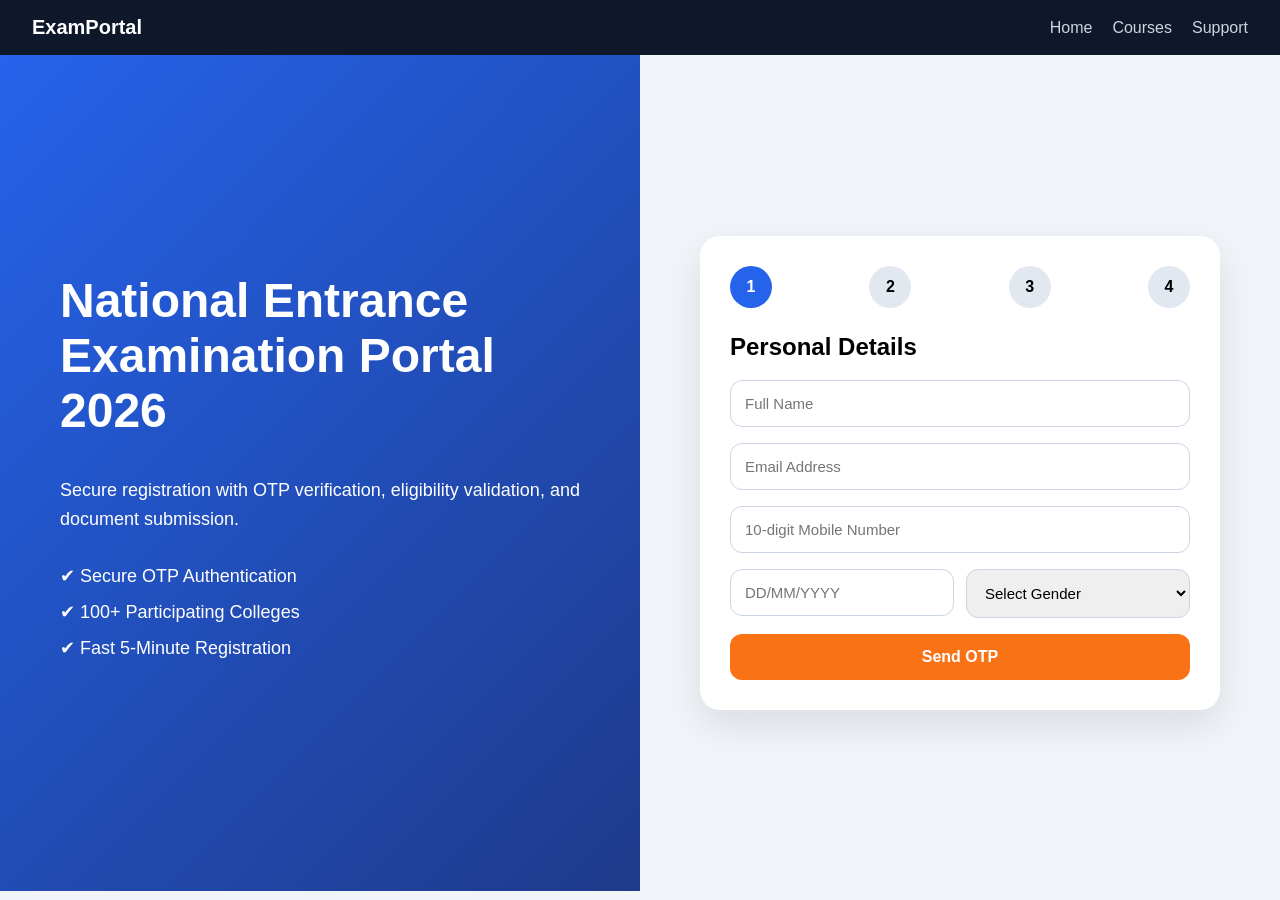
<file: exam-registration.html>
<!DOCTYPE html>
<html lang="en">
<head>
<meta charset="UTF-8" />
<meta name="viewport" content="width=device-width, initial-scale=1.0" />
<title>National Entrance Examination Portal 2026</title>
<style>
*{box-sizing:border-box}body{margin:0;font-family:Segoe UI,Arial,sans-serif;background:#f1f5f9}header{background:#0f172a;color:#fff;padding:16px 32px;display:flex;justify-content:space-between;align-items:center}.brand{font-size:20px;font-weight:700}nav a{color:#cbd5e1;text-decoration:none;margin-left:20px}.container{display:grid;grid-template-columns:1fr 1fr;min-height:calc(100vh - 64px)}.left{background:linear-gradient(135deg,#2563eb,#1e3a8a);color:#fff;padding:60px;display:flex;flex-direction:column;justify-content:center}.left h1{font-size:48px;margin:0 0 20px}.left p{font-size:18px;line-height:1.6}.features div{margin:14px 0;font-size:18px}.right{display:flex;align-items:center;justify-content:center;padding:20px}.card{background:#fff;width:100%;max-width:520px;padding:30px;border-radius:20px;box-shadow:0 15px 40px rgba(0,0,0,.1)}.steps{display:flex;justify-content:space-between;margin-bottom:25px}.step{width:42px;height:42px;border-radius:50%;background:#e2e8f0;display:flex;align-items:center;justify-content:center;font-weight:700}.active{background:#2563eb;color:#fff}.input{margin-bottom:16px}input,select{width:100%;padding:14px;border:1px solid #cbd5e1;border-radius:12px;font-size:15px}.grid2{display:grid;grid-template-columns:1fr 1fr;gap:12px}.otp{display:flex;gap:8px;justify-content:center;margin:25px 0}.otp input{width:52px;height:52px;text-align:center;font-size:20px}.btn{width:100%;padding:14px;background:#f97316;color:#fff;border:none;border-radius:12px;font-size:16px;font-weight:600;cursor:pointer}.btn:disabled{opacity:.5;cursor:not-allowed}.error{color:#dc2626;font-size:13px;margin-top:5px;display:none}.success{text-align:center;padding:30px}.success h2{color:#16a34a}.hidden{display:none}.badge{background:#dcfce7;color:#166534;padding:8px 12px;border-radius:20px;display:inline-block;margin:10px 0}.toast{position:fixed;top:20px;right:20px;background:#111827;color:#fff;padding:14px 18px;border-radius:10px;display:none;z-index:1000}@media(max-width:900px){.container{grid-template-columns:1fr}.left{padding:30px}.left h1{font-size:34px}nav{display:none}}</style>
</head>
<body>
<header><div class="brand">ExamPortal</div><nav><a href="#">Home</a><a href="#">Courses</a><a href="#">Support</a></nav></header>
<div class="toast" id="toast"></div>
<div class="container">
<div class="left"><h1>National Entrance Examination Portal 2026</h1><p>Secure registration with OTP verification, eligibility validation, and document submission.</p><div class="features"><div>✔ Secure OTP Authentication</div><div>✔ 100+ Participating Colleges</div><div>✔ Fast 5-Minute Registration</div></div></div>
<div class="right"><div class="card">
<div class="steps"><div class="step active" id="s1">1</div><div class="step" id="s2">2</div><div class="step" id="s3">3</div><div class="step" id="s4">4</div></div>

<div id="step1">
  <h2>Personal Details</h2>

 <div class="input">
    <input id="name" placeholder="Full Name">
    <div class="error" id="eName">Valid full name required</div>
  </div>

  <div class="input">
    <input id="email" placeholder="Email Address">
    <div class="error" id="eEmail">Valid email required</div>
  </div>

  
  <div class="input">
    <input id="mobile" maxlength="10" placeholder="10-digit Mobile Number">
    <div class="error" id="eMobile">Valid mobile required</div>
  </div>

  <div class="grid2">
    <div class="input">
      <input
        type="text"
        id="dob"
        placeholder="DD/MM/YYYY"
        maxlength="10"
        oninput="formatDOB(this)">
      <div class="error" id="eDob">Enter valid DOB</div>
    </div>

    <div class="input">
      <select id="gender">
        <option value="">Select Gender</option>
        <option>Female</option>
        <option>Male</option>
        <option>Other</option>
      </select>
      <div class="error" id="eGender">Required</div>
    </div>
  </div>

  <button class="btn" onclick="sendOtp()">Send OTP</button>
</div>

<div id="step2" class="hidden">
<h2>OTP Verification</h2>
<p>Enter the OTP sent to your mobile.</p>
<div class="otp" id="otpBox"><input maxlength="1"><input maxlength="1"><input maxlength="1"><input maxlength="1"><input maxlength="1"><input maxlength="1"></div>
<div class="error" id="eOtp">Incorrect OTP</div>
<p id="timer">Resend OTP in 30 seconds</p>
<button class="btn" id="verifyBtn" onclick="verifyOtp()" disabled>Verify OTP</button>
</div>

<div id="step3" class="hidden">
  <h2>Academic Details</h2>

  <div class="input">
    <select id="course">
      <option value="">Select Course</option>
      <option>B.Tech</option>
      <option>MBA</option>
      <option>MCA</option>
    </select>
    <div class="error" id="eCourse">Required</div>
  </div>

  <div class="input">
    <select id="city">
      <option value="">Select City</option>
      <option>Mumbai</option>
      <option>Pune</option>
      <option>Bengaluru</option>
    </select>
    <div class="error" id="eCity">Required</div>
  </div>

  <div class="input">
    <input id="college" placeholder="College Name">
    <div class="error" id="eCollege">Valid college required</div>
  </div>

  <div class="grid2">
    <div class="input">
      <select id="gradYear">
        <option value="">Graduation Year</option>
        <option>2015</option>
        <option>2016</option>
        <option>2017</option>
        <option>2018</option>
        <option>2019</option>
        <option>2020</option>
        <option>2021</option>
        <option>2022</option>
        <option>2023</option>
        <option>2024</option>
        <option>2025</option>
        <option>2026</option>
      </select>
    </div>

    <div class="input">
      <input
        id="percentage"
        placeholder="Percentage"
        type="number"
        min="0"
        max="100"
        step="0.01"
        oninput="limitPercentage(this)">
    </div>
  </div>

  <button class="btn" onclick="submitApplication()">Submit Application</button>
</div>

<div id="step4" class="hidden success">
<h2>🎉 Application Submitted Successfully</h2>
<div class="badge" id="appId"></div>
<p>Exam Date: 15 June 2026</p>
<p>Your registration has been saved locally.</p>
<button class="btn" onclick="resetApp()">Register Another Application</button>
</div>

</div></div></div>
<script>
let generatedOtp='';let attempts=3;let countdown=30;let timerRef;const invalid=['9999999999','1234567890','1111111111'];
const toast=(msg)=>{const t=document.getElementById('toast');t.innerText=msg;t.style.display='block';setTimeout(()=>t.style.display='none',4000)};
const show=(id,v)=>document.getElementById(id).style.display=v?'block':'none';
const switchStep=(from,to)=>{document.getElementById('step'+from).classList.add('hidden');document.getElementById('step'+to).classList.remove('hidden');document.getElementById('s'+from).classList.remove('active');document.getElementById('s'+to).classList.add('active');};

  function validateStep1()
{let ok=true;const name=document.getElementById('name').value.trim();
 const email=document.getElementById('email').value.trim();
 const mobile=document.getElementById('mobile').value.trim();
 const gender=document.getElementById('gender').value;
const dobValue = document.getElementById('dob').value.trim();
const dobParts = dobValue.split('/');

let validDob = false;

if(dobParts.length === 3){
  const dob = new Date(
    dobParts[2],
    dobParts[1]-1,
    dobParts[0]
  );

  validDob = !isNaN(dob.getTime());
}

show('eDob', !validDob);
 show('eName',!/^[A-Za-z ]{3,50}$/.test(name));
 show('eEmail',!/^[^\s@]+@[^\s@]+\.[^\s@]+$/.test(email));
 show('eMobile',!/^\d{10}$/.test(mobile)||invalid.includes(mobile));
 show('eGender',!gender);document.querySelectorAll('.error').forEach(e=>{if(e.style.display==='block') ok=false});return ok;}
function sendOtp(){if(!validateStep1()) return;generatedOtp='123456';toast('Demo OTP: 123456');saveDraft();switchStep(1,2);startTimer();}
function startTimer(){countdown=30;clearInterval(timerRef);timerRef=setInterval(()=>{countdown--;document.getElementById('timer').innerText=countdown>0?'Resend OTP in '+countdown+' seconds':'You can resend OTP';if(countdown<=0) clearInterval(timerRef);},1000)}
function formatDOB(input){
  let value = input.value.replace(/\D/g,'');

  if(value.length > 2 && value.length <= 4){
    value = value.slice(0,2) + '/' + value.slice(2);
  } else if(value.length > 4){
    value = value.slice(0,2) + '/' + value.slice(2,4) + '/' + value.slice(4,8);
  }

  input.value = value;
}

function limitPercentage(input){
  if(Number(input.value) > 100){
    input.value = 100;
  }
}
  
const otpInputs = document.querySelectorAll('#otpBox input');
const verifyBtn = document.getElementById('verifyBtn');

/* OTP INPUT HANDLING */
otpInputs.forEach((input, index) => {

  input.addEventListener('input', function () {
    // allow only digits
    this.value = this.value.replace(/\D/g, '');

    // auto move to next box
    if (this.value && index < otpInputs.length - 1) {
      otpInputs[index + 1].focus();
    }

    enableVerifyButton();
  });

  input.addEventListener('keydown', function (e) {
    // move back on backspace
    if (e.key === 'Backspace' && !this.value && index > 0) {
      otpInputs[index - 1].focus();
    }
  });

  // allow clicking anywhere and replacing
  input.addEventListener('focus', function () {
    this.select();
  });

});

/* ENABLE VERIFY BUTTON */
function enableVerifyButton() {
  let otpValue = '';

  otpInputs.forEach(input => {
    otpValue += input.value;
  });

  verifyBtn.disabled = otpValue.length !== 6;
}

/* VERIFY OTP */
function verifyOtp() {
  const enteredOtp = [...otpInputs]
    .map(input => input.value)
    .join('');

  if (enteredOtp !== generatedOtp) {
    attempts--;

    show('eOtp', true);

    document.getElementById('eOtp').innerText =
      attempts > 0
        ? 'Incorrect OTP. Attempts left: ' + attempts
        : 'OTP locked. Refresh and retry.';

    return;
  }

  show('eOtp', false);

  switchStep(2, 3);
}
function submitApplication(){
  let ok = true;

  const college = document.getElementById('college').value.trim();
  const gradYear = document.getElementById('gradYear').value;
  const percentage = document.getElementById('percentage').value;

  show('eCourse', !document.getElementById('course').value);
  show('eCity', !document.getElementById('city').value);
  show('eCollege', !/^[A-Za-z0-9 .,&()-]{3,100}$/.test(college));

  if(!gradYear) ok = false;

  if(
    percentage === '' ||
    isNaN(Number(percentage)) ||
    Number(percentage) < 0 ||
    Number(percentage) > 100
  ){
    ok = false;
  }

  document.querySelectorAll('#step3 .error').forEach(e=>{
    if(e.style.display === 'block') ok = false;
  });

  if(!ok) return;

  const id = 'EXAM2026-' + Math.floor(100000 + Math.random()*900000);

  document.getElementById('appId').innerText =
    'Application ID: ' + id;

  localStorage.removeItem('examPortalDraft');

  switchStep(3,4);
}
function saveDraft(){const data={name:name.value,email:email.value,mobile:mobile.value,dob:dob.value,gender:gender.value};localStorage.setItem('examPortalDraft',JSON.stringify(data));}
(function loadDraft(){const d=JSON.parse(localStorage.getItem('examPortalDraft')||'null');if(!d)return;Object.keys(d).forEach(k=>{if(document.getElementById(k)) document.getElementById(k).value=d[k];});})();
function resetApp(){location.reload();}
</script>
</body>
</html>
</file>
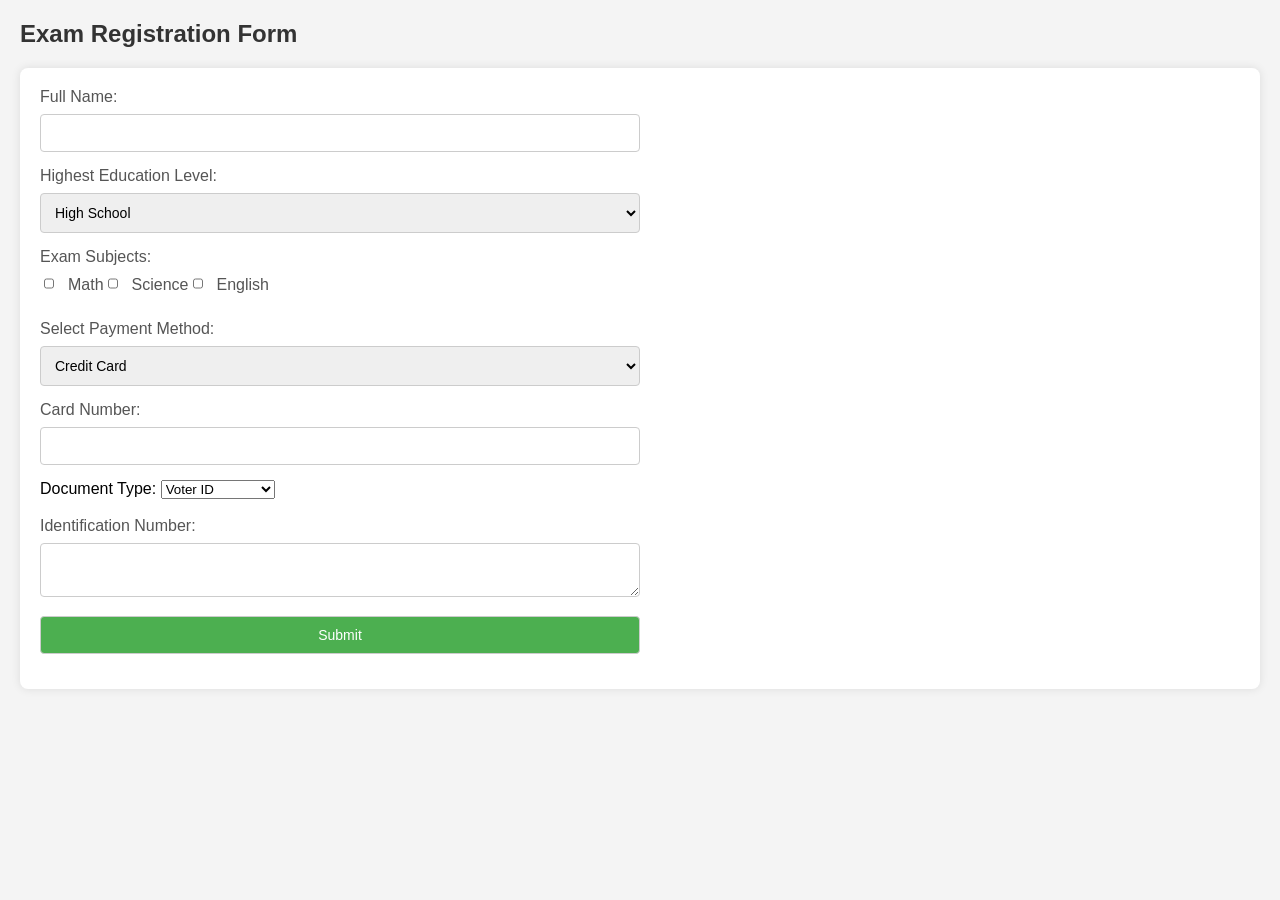
<file: Self-heal.html>
<!DOCTYPE html>
<html lang="en">
<head>
  <meta charset="UTF-8">
  <meta name="viewport" content="width=device-width, initial-scale=1.0">
  <title>Dynamic Exam Registration Form</title>
  <style>
    body {
      font-family: Arial, sans-serif;
      margin: 20px;
      background-color: #f4f4f4;
    }
    h2 {
      color: #333;
    }
    form {
      background-color: #fff;
      padding: 20px;
      border-radius: 8px;
      box-shadow: 0 0 10px rgba(0, 0, 0, 0.1);
      margin-bottom: 20px;
    }
    label {
      display: block;
      margin-bottom: 8px;
      color: #555;
    }
    input, select, textarea, button {
      width: 50%;
      padding: 10px;
      box-sizing: border-box;
      margin-bottom: 15px;
      border: 1px solid #ccc;
      border-radius: 4px;
      font-size: 14px;
    }
    .additional-fields {
      display: none;
    }
    .isSelected {
      font-weight: bold;
      color: green;
    }
    .exam-subject-container {
      display: flex;
      align-items: center;
      margin-bottom: 15px;
    }
    .exam-subject-checkbox {
      margin-right: 8px;
    }
    #displayedText {
      margin-top: 15px;
      color: #555;
      font-weight: bold;
    }
    #captchaContainer {
    width:auto;
      display: flex;
      align-items: center;
      margin-top: 15px;
    }
    #captchaText {
    width:auto;
      flex-grow: 1;
      padding: 10px;
      background-color: #ddd;
      border-radius: 4px;
      font-weight: bold;
      font-size: 16px;
    }
    #captchaText::after {
    width:auto;
      content: "?";
      margin-left: 5px;
      color: #333;
    }
    #refreshCaptcha {
    width:auto;
      margin-left: 10px;
      padding: 10px;
      background-color: #4caf50;
      color: #fff;
      border: none;
      border-radius: 4px;
      cursor: pointer;
      font-size: 14px;
    }
    button[type="submit"] {
      background-color: #4caf50;
      color: #fff;
      cursor: pointer;
    }
  </style>
</head>
<body>
 
<h2>Exam Registration Form</h2>
 
<form id="examRegistrationForm">
 
  <label for="fullName">Full Name:</label>
  <input type="text" id="Name" data-dynamic-attribute="isDisplayed" required>

<label for="educationLevel">Highest Education Level:</label>
    <select id="educationLevel" name="educationLevellist" onchange="handleEducationLevelChange(this.value)" data-dynamic-attribute="isDisabled" required>
    <option value="highSchool">High School</option>
    <option value="undergraduate">Undergraduate</option>
    <option value="graduate">Graduate</option>
    <option value="doctorate">Doctorate</option>
  </select>

  <label for="examSubjects">Exam Subjects:</label>
  <div class="exam-subject-container">
    <div class="exam-subject-checkbox">
      <input type="checkbox" id="math" name="examSubjects" onchange="handleCheckboxChange('math')" data-dynamic-attribute="isSelected" oninput="updateCheckboxIdAndClass(this)">
    </div>
    <label for="math" id="mathLabel">Math</label>
 
    <div class="exam-subject-checkbox">
      <input type="checkbox" id="science" name="examSubjects" onchange="handleCheckboxChange('science')" data-dynamic-attribute="isSelected" oninput="updateCheckboxIdAndClass(this)">
    </div>
    <label for="science" id="scienceLabel">Science</label>
 
    <div class="exam-subject-checkbox">
      <input type="checkbox" id="english" name="examSubjects" onchange="handleCheckboxChange('english')" data-dynamic-attribute="isSelected" oninput="updateCheckboxIdAndClass(this)">
    </div>
    <label for="english" id="englishLabel">English</label>
  </div>

  <div class="additional-fields" id="additionalFieldsUndergraduate" data-dynamic-attribute="isDisplayed">
    <label for="undergraduateMajor">Undergraduate Major:</label>
    <input type="text" id="undergraduateMajor" name="undergraduateMajor">
  </div>
 
  <div class="additional-fields" id="additionalFieldsGraduate" data-dynamic-attribute="isDisplayed">
    <label for="graduateMajor">Graduate Major:</label>
    <input type="text" id="graduateMajor" name="graduateMajor">
  </div>
 
  <div class="additional-fields" id="additionalFieldsDoctorate" data-dynamic-attribute="isDisplayed">
    <label for="doctorateMajor">Doctorate Major:</label>
    <input type="text" id="doctorateMajor" name="doctorateMajor">
  </div>

  <div id="displayedText"></div>
  <label for="payment">Select Payment Method:</label>
  <select id="payment" name="payment" required>
    <option value="creditCard">Credit Card</option>
    <option value="debitCard">Debit Card</option>
    <option value="prepaidCard">Prepaid Card</option>
    <!-- Add more options as needed -->
  </select>
 
  <label for="cardNumber">Card Number:</label>
  <input type="text" id="cardNumber" name="cardNumber" maxlength="16">


  <!-- Additional form elements for demonstration 
  <input type="checkbox" id="agreeTerms" name="agreeTerms" value="agree" onchange="handleCheckboxChange('agreeTerms')" data-dynamic-attribute="isSelected" oninput="updateCheckboxIdAndClass(this)">
  <label for="agreeTerms" id="agreeTermsLabel">I agree to the terms</label>
 -->
  <div class="host">
    <!-- Shadow root will be attached here -->
  </div><br>
  <label for="IdentificationNumber">Identification Number:</label>
  <textarea name="IdentificationNumber" data-dynamic-attribute="isDisplayed"></textarea>

    <br><button type="submit">Submit</button>
    
  </form>

  <!-- Shadow DOM Host -->
  <script>
    // Select the host element where the shadow DOM will be attached
    const hostElement = document.querySelector('.host');

    // Create and attach a shadow root to the host element
    const shadowRoot = hostElement.attachShadow({ mode: 'open' });

    // Add the dropdown (select) inside the shadow DOM
    shadowRoot.innerHTML = `

      <!-- Shadow DOM Content -->
      <label for="docSelect">Document Type:</label>
      <select id="docSelect">
        <option value="Voter ID">Voter ID</option>
        <option value="Aadhar Card">Aadhar Card</option>
        <option value="Driving License">Driving License</option>
        <option value="PAN Card">PAN Card</option>
      </select>
    `;
  </script>
 <!------------------------------------------>
  <script>
    function updateElementAttributes(element) {
      const dynamicAttribute = element.getAttribute('data-dynamic-attribute');
      const newId = 'id_' + Math.random().toString(36).substr(2, 9);
      const newClass = 'class_' + Math.random().toString(36).substr(2, 9);
 
      element.setAttribute('id', newId);
      element.setAttribute('class', newClass);
 
      console.log(`Element with dynamic attribute '${dynamicAttribute}' changed: ID = ${newId}, Class = ${newClass}`);
    }
 
    function updateDisplayedText() {
      const textareaValue = document.getElementById('additionalInfo').value;
      document.getElementById('displayedText').innerText = 'Entered Text: ' + textareaValue;
    }
 
    function handleEducationLevelChange(selectedValue) {
      // Hide all additional fields initially
      document.querySelectorAll('.additional-fields').forEach(field => {
        if (isDisplayed(field.id)) {
          field.style.display = 'none';
        }
      });
 
      // Show the relevant additional fields based on the selected education level
      if (selectedValue === 'undergraduate') {
        document.getElementById('additionalFieldsUndergraduate').style.display = 'block';
      } else if (selectedValue === 'graduate') {
        document.getElementById('additionalFieldsGraduate').style.display = 'block';
      } else if (selectedValue === 'doctorate') {
        document.getElementById('additionalFieldsDoctorate').style.display = 'block';
      }
    }
 
    function handleCheckboxChange(checkboxId) {
      var checkboxLabel = document.getElementById(checkboxId + 'Label');
      var checkbox = document.getElementById(checkboxId);
 
      if (checkbox.checked) {
        checkboxLabel.classList.add('isSelected');
      } else {
        checkboxLabel.classList.remove('isSelected');
      }
 
      // Update attributes for the checkbox element
      updateCheckboxIdAndClass(checkbox);
    }
 
    function updateCheckboxIdAndClass(checkbox) {
      updateElementAttributes(checkbox);
    }
 
    function handleColorChange(color) {
      console.log('Preferred color selected:', color);
    }
 
    function isDisplayed(elementId) {
      var element = document.getElementById(elementId);
      return element ? element.style.display !== 'none' : false;
    }
 
    function isSelected(checkboxId) {
      var checkbox = document.getElementById(checkboxId);
      return checkbox ? checkbox.checked : false;
    }
 
    function isEnabled(elementId) {
      var element = document.getElementById(elementId);
      return element ? !element.disabled : false;
    }
 
    const captchaTexts = ['Apple', 'Banana', 'Cherry', 'Grapes', 'Orange', 'Pineapple', 'Strawberry', 'Watermelon'];
 
    // Function to generate a random captcha text
    function generateRandomCaptcha() {
      const randomIndex = Math.floor(Math.random() * captchaTexts.length);
      return captchaTexts[randomIndex];
    }
 
    // Function to refresh the captcha
    function refreshCaptcha() {
      const captchaTextElement = document.getElementById('captchaText');
      const userInputElement = document.getElementById('userInput');
 
      // Generate a new captcha text
      const newCaptchaText = generateRandomCaptcha();
 
      // Update the captcha text and clear the user input
      captchaTextElement.innerText = newCaptchaText;
      userInputElement.value = '';
 
      // Update attributes for checkboxes
      document.querySelectorAll('input[type="checkbox"]').forEach(checkbox => {
        updateCheckboxIdAndClass(checkbox);
      });
    }
 
    // Initial captcha generation on page load
    refreshCaptcha();
 
    // Function to handle form submission
    document.getElementById('captchaForm').addEventListener('submit', function (event) {
      event.preventDefault();
 
      // Validate the user input against the captcha text
      const userInput = document.getElementById('userInput').value;
      const captchaText = document.getElementById('captchaText').innerText;
 
      if (userInput.toLowerCase() === captchaText.toLowerCase()) {
        alert('Captcha verification successful! Form submitted.');
      } else {
        alert('Captcha verification failed. Please try again.');
        refreshCaptcha();
      }
    });
  </script>
 
</body>
</html>
</file>
